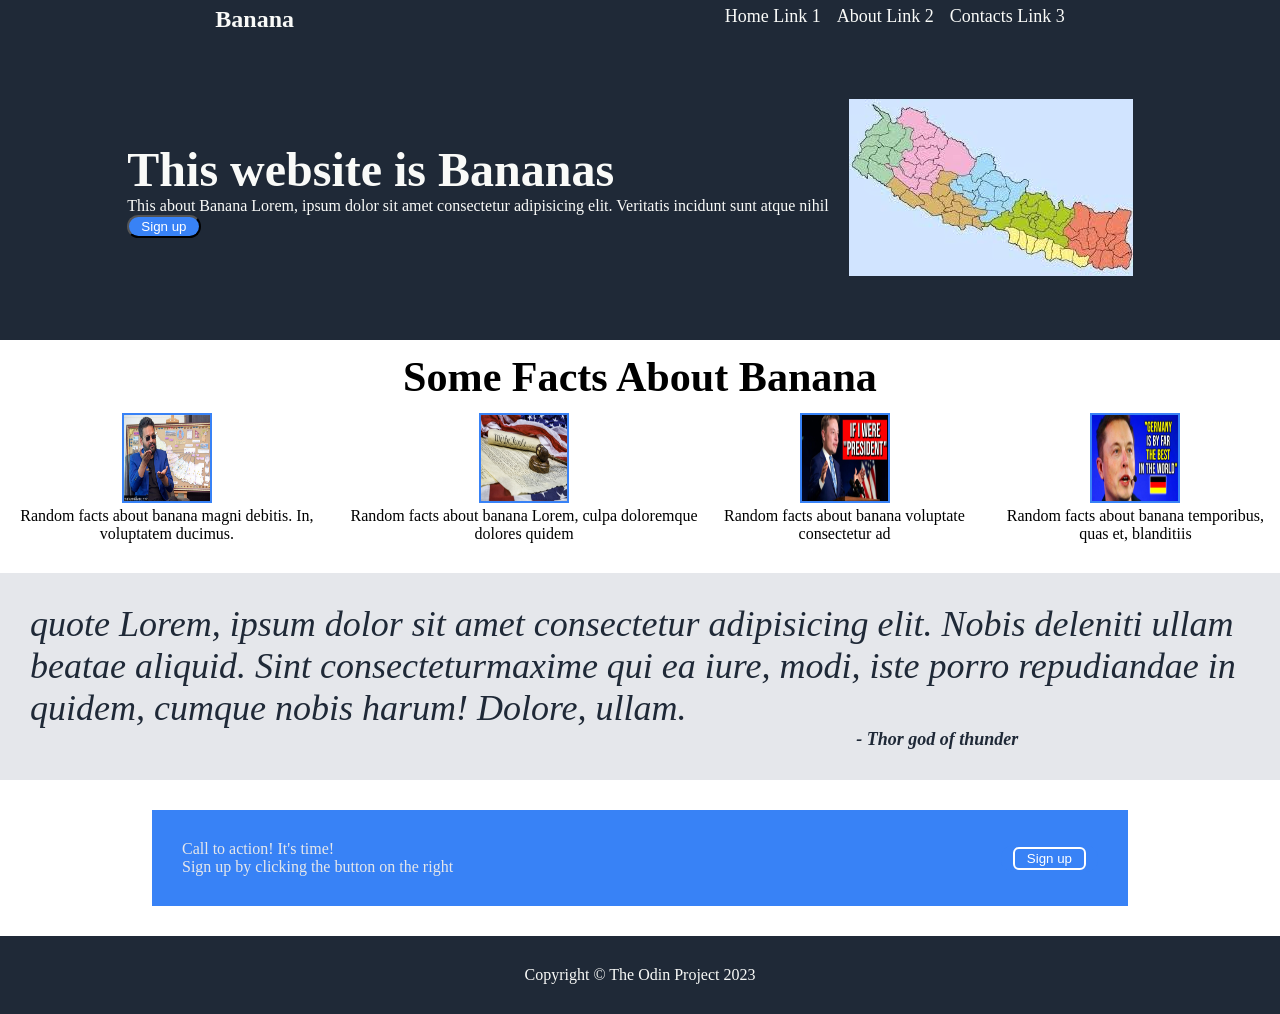
<file: index.html>
<!DOCTYPE html>
<html lang="en">
<head>
    <meta charset="UTF-8">
    <meta name="viewport" content="width=device-width, initial-scale=1.0">
    <title>Banana</title>
     <link rel="stylesheet" href="style.css">

</head>
<body>
    <div class="one">
    <div class="navbar">

<div class="logo"> Banana</div>
<ul>
<li><a href="#">Home Link 1</a></li>
<li><a href="#">About Link 2</a></li>
<li><a href="#">Contacts Link 3</a></li>
</ul>
    </div>
    <div class="main-image-Container">
    <div class="main-image">
        <h2>This website is Bananas</h2>
        <p>This about Banana Lorem, ipsum dolor sit amet consectetur
             adipisicing elit. Veritatis incidunt sunt atque nihil 
        </p>
        <button class="button">Sign up</button>
    </div>
      <div class="banana-image">
    <img src="./images/main.jpg" alt="image of banana" >
       </div>
    </div>
</div>
    <div class="two">
<div class="some">
    <h3>Some Facts About Banana</h3>
</div>
<div class="image-facts">
    <div class="image-container">
    <img src="./images/one.jpg" alt="one banana " width="90px" height="90px" >
    <p>Random facts about banana  magni debitis. In, voluptatem ducimus.</p>
     </div>

     <div class="image-container">
        <img src="./images/two.jpeg" alt="not a banana" width="90px" height="90px">
        <p>Random facts about banana Lorem, culpa doloremque  dolores quidem</p>
    </div>
    
    <div class="image-container">
        <img src="./images/three.jpg" alt="also not a Banana" width="90px" height="90px">
         <p>Random facts about banana voluptate consectetur ad </p>
    </div>
    
    <div class="image-container">
        <img src="./images/four.jpg" alt="dud not banana" width="90px" height="90px">
        <p>Random facts about banana temporibus, quas et, blanditiis</p>
     </div>
</div>

    </div>
    <div class="three">

        <p class="quote">quote Lorem, ipsum dolor sit amet consectetur adipisicing elit. 
        Nobis deleniti ullam beatae aliquid. Sint consecteturmaxime qui ea iure, modi, 
        iste porro repudiandae in quidem, cumque nobis harum! Dolore, ullam.
        </p>
        <p class="quoter">- Thor god of thunder</p>
    </div>
    <div class="four">
        <div class="four-container">
        <div class="calltext">
        <p class="callparent">
            Call to action! It's time!
        </p>
        <p class="call">Sign up by clicking the button on the right </p>
    </div>
    <div class="button">
        <button class="buttons"> Sign up</button>
    </div>
    </div>
</div>
    <footer>
        Copyright &#169 The Odin Project 2023
    </footer>
</body>
</html>
</file>
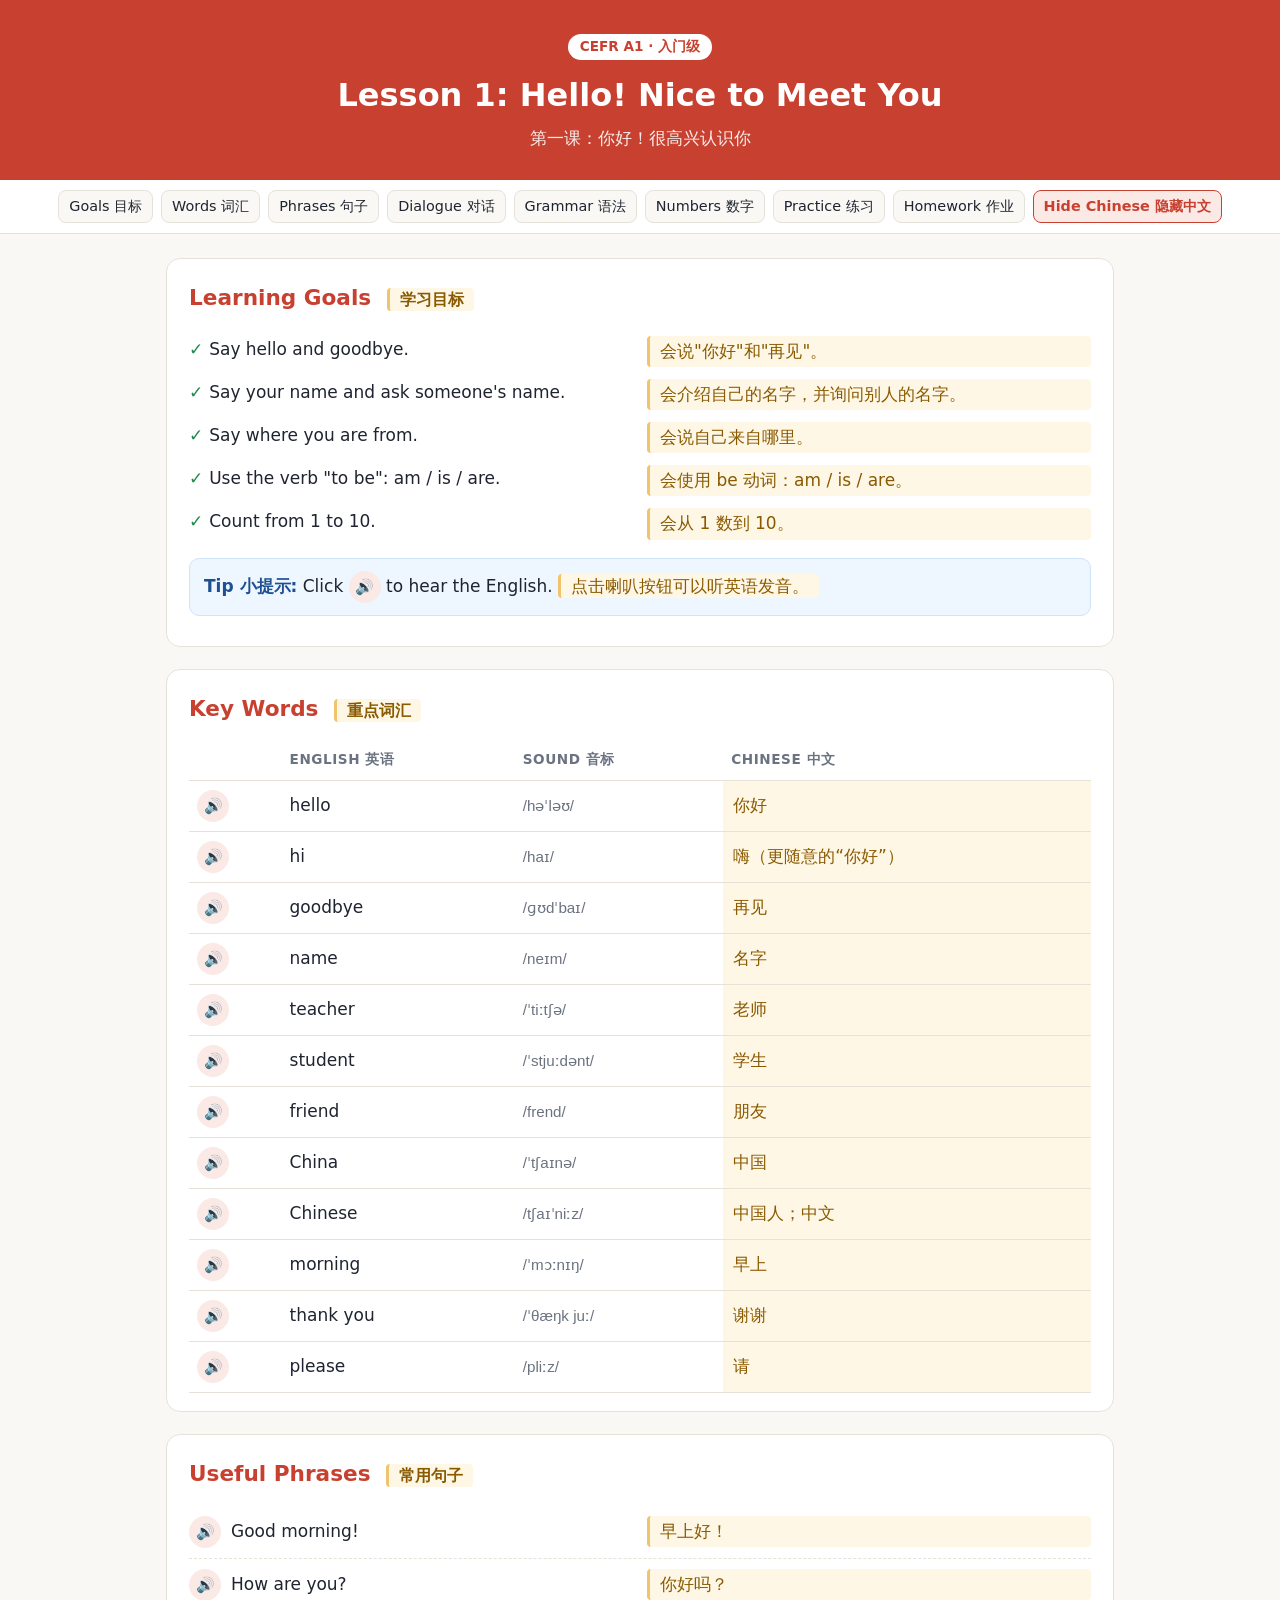
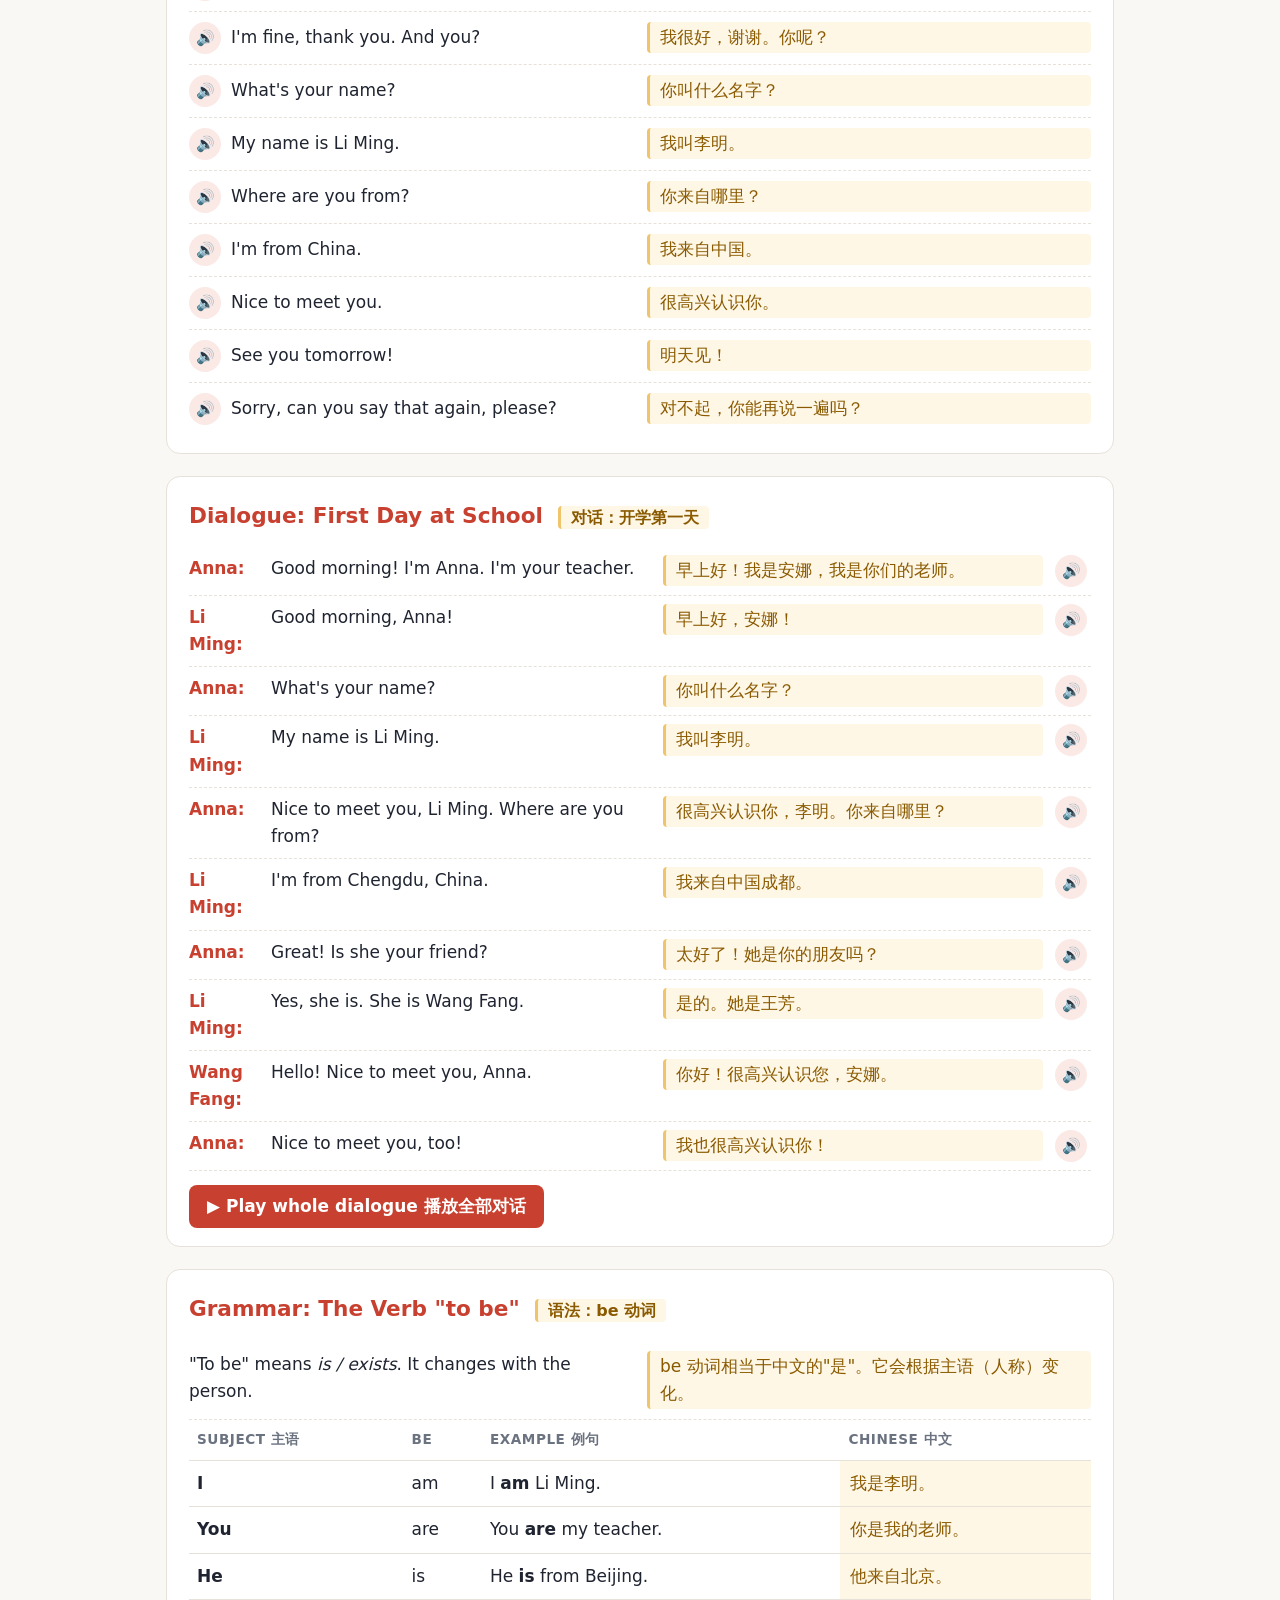
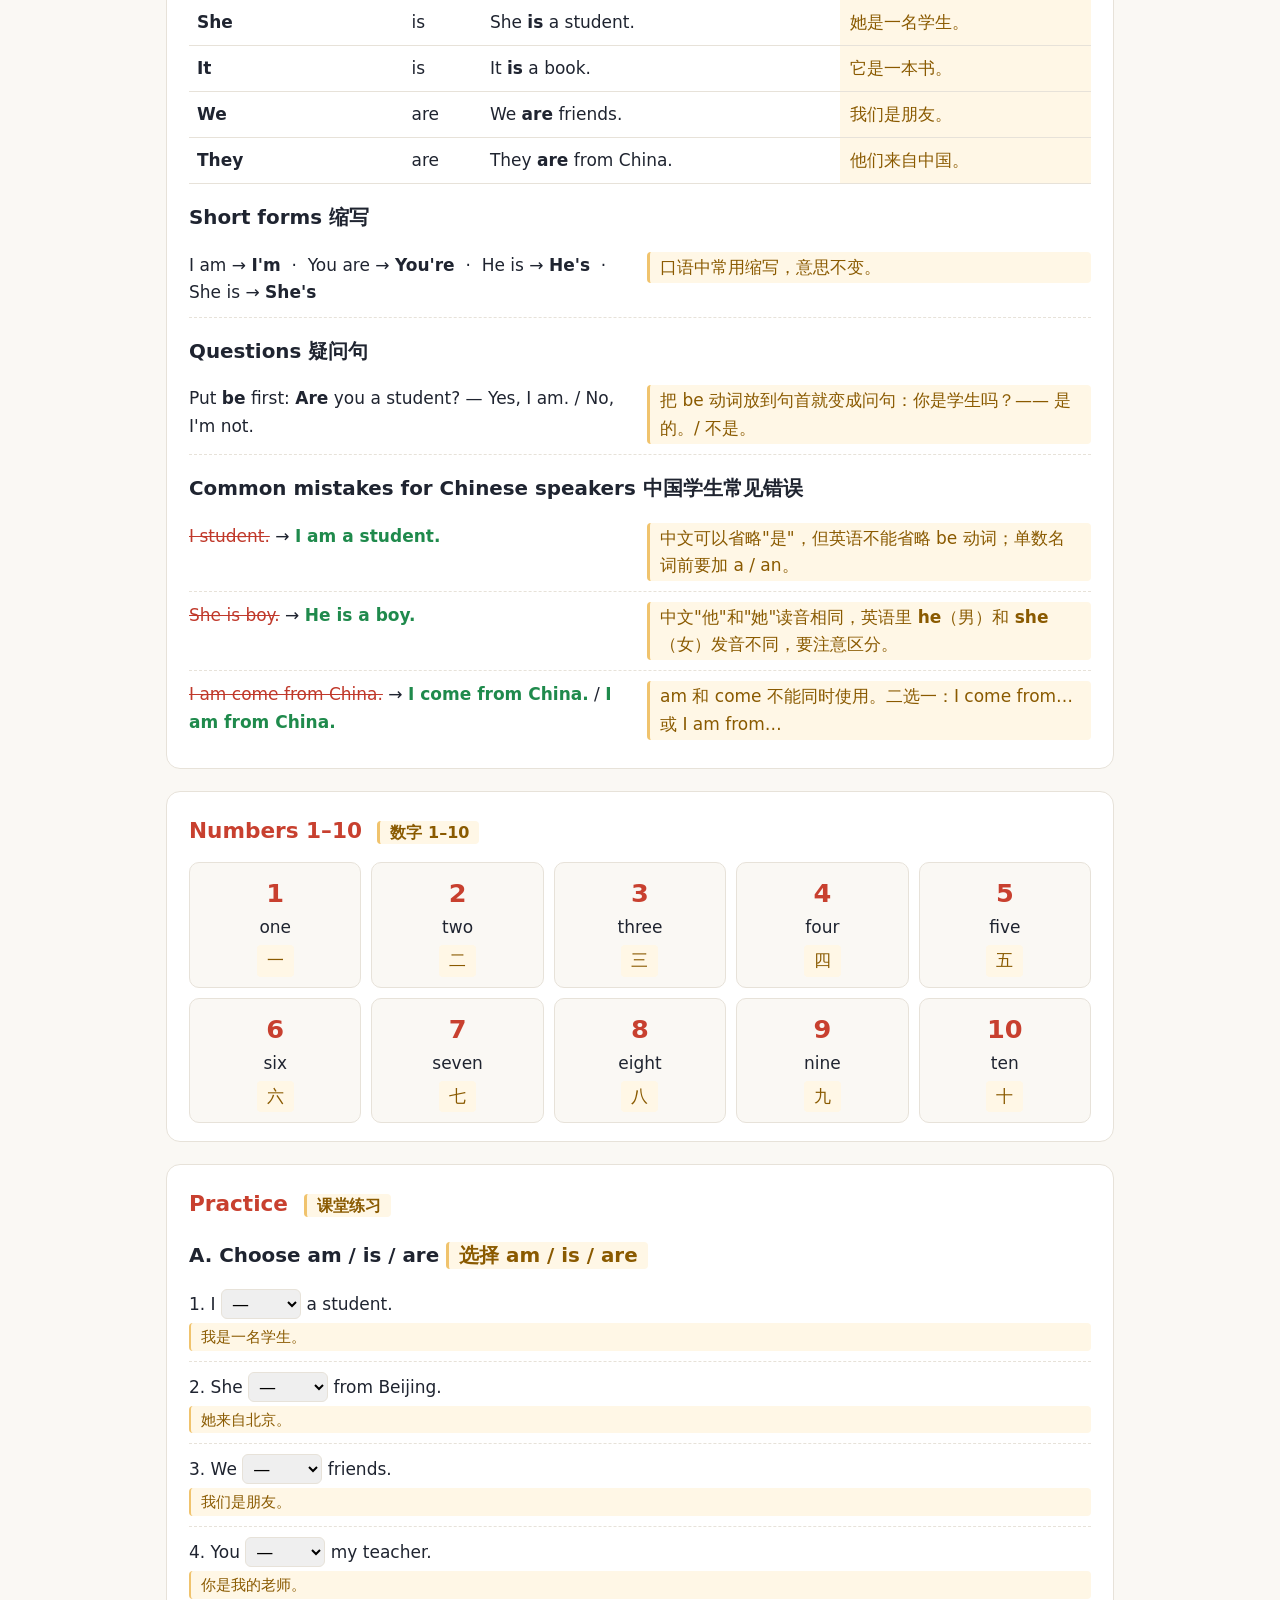
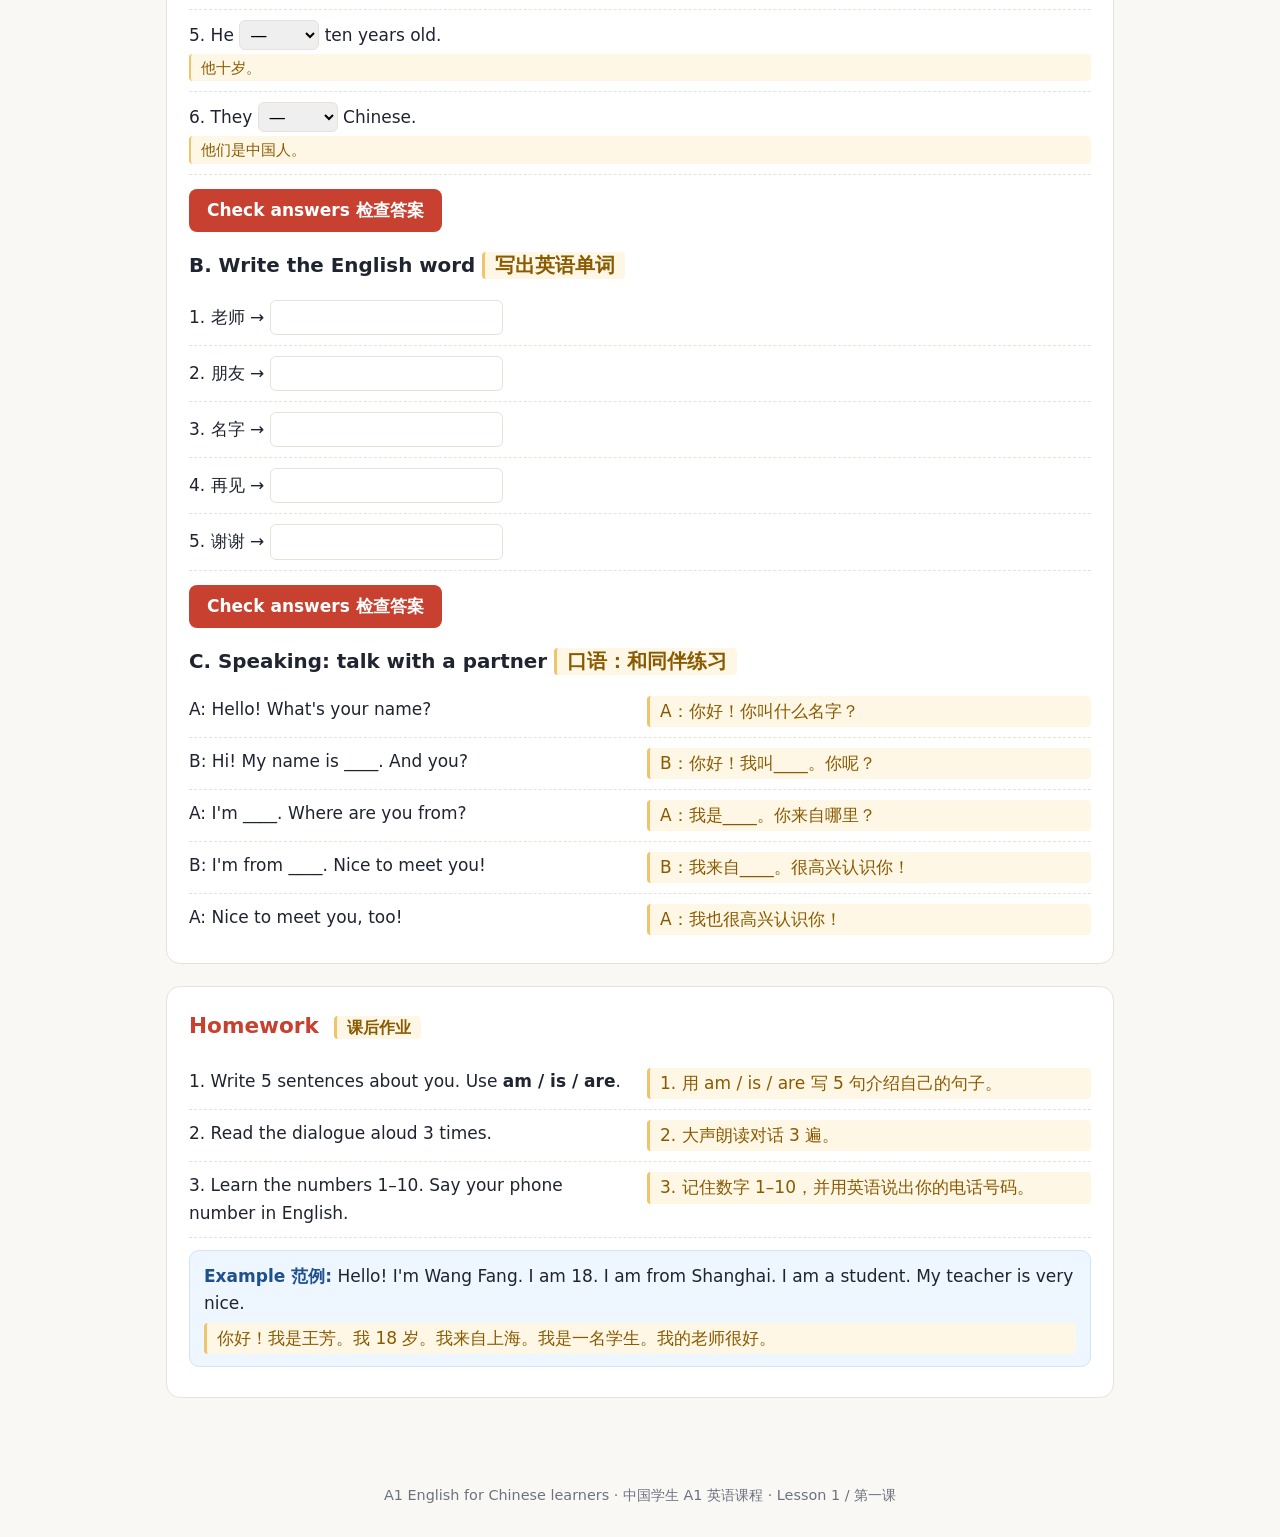
<file: english-a1.html>
<!DOCTYPE html>
<html lang="en">
<head>
<meta charset="UTF-8">
<meta name="viewport" content="width=device-width, initial-scale=1.0">
<title>A1 English · Lesson 1</title>
<style>
  :root {
    --bg: #faf8f4;
    --card: #ffffff;
    --ink: #1f2430;
    --muted: #6b7280;
    --accent: #c8402f;
    --accent-soft: #fbe9e6;
    --zh: #8a5a00;
    --zh-bg: #fff7e6;
    --line: #e7e2d9;
    --ok: #1f8a4c;
    --bad: #c0392b;
  }
  * { box-sizing: border-box; }
  body {
    margin: 0;
    background: var(--bg);
    color: var(--ink);
    font: 17px/1.6 "Segoe UI", system-ui, -apple-system, "PingFang SC", "Microsoft YaHei", sans-serif;
  }
  header {
    background: var(--accent);
    color: #fff;
    padding: 32px 16px 28px;
    text-align: center;
  }
  header h1 { margin: 0 0 4px; font-size: 2rem; }
  header p { margin: 0; opacity: .9; }
  .level {
    display: inline-block; background: #fff; color: var(--accent);
    font-weight: 700; border-radius: 999px; padding: 2px 12px; margin-bottom: 10px; font-size: .85rem;
  }
  .toolbar {
    position: sticky; top: 0; z-index: 5;
    background: var(--card); border-bottom: 1px solid var(--line);
    display: flex; flex-wrap: wrap; gap: 8px; justify-content: center;
    padding: 10px 16px;
  }
  .toolbar a, .toolbar button {
    font: inherit; font-size: .9rem; color: var(--ink); text-decoration: none;
    border: 1px solid var(--line); background: var(--bg); border-radius: 8px; padding: 4px 10px; cursor: pointer;
  }
  .toolbar button { background: var(--accent-soft); border-color: var(--accent); color: var(--accent); font-weight: 600; }
  main { max-width: 980px; margin: 0 auto; padding: 24px 16px 64px; }
  section {
    background: var(--card); border: 1px solid var(--line); border-radius: 14px;
    padding: 22px 22px 18px; margin-bottom: 22px;
  }
  h2 { margin: 0 0 14px; font-size: 1.35rem; color: var(--accent); }
  h2 .zh { font-size: 1rem; margin-left: 8px; }
  h3 { margin: 18px 0 8px; }

  /* Two-column English | Chinese rows */
  .row {
    display: grid; grid-template-columns: 1fr 1fr; gap: 14px;
    padding: 10px 0; border-bottom: 1px dashed var(--line); align-items: start;
  }
  .row:last-child { border-bottom: 0; }
  .en { font-weight: 500; }
  .zh {
    color: var(--zh); background: var(--zh-bg); border-left: 3px solid #f0c36d;
    padding: 2px 10px; border-radius: 4px;
  }
  .hide-zh .zh { visibility: hidden; }

  table { width: 100%; border-collapse: collapse; }
  th, td { text-align: left; padding: 9px 8px; border-bottom: 1px solid var(--line); vertical-align: middle; }
  th { font-size: .85rem; color: var(--muted); text-transform: uppercase; letter-spacing: .04em; }
  td.zh { border-left: 0; border-radius: 0; }
  .ipa { color: var(--muted); font-family: "Lucida Sans Unicode", "Arial Unicode MS", sans-serif; font-size: .95rem; }

  .say {
    border: 0; background: var(--accent-soft); color: var(--accent); border-radius: 50%;
    width: 32px; height: 32px; cursor: pointer; font-size: 15px; flex: none;
  }
  .say:hover { background: var(--accent); color: #fff; }

  .dialogue .line { display: grid; grid-template-columns: 70px 1fr 1fr 36px; gap: 12px; align-items: start; padding: 8px 0; border-bottom: 1px dashed var(--line); }
  .speaker { font-weight: 700; color: var(--accent); }

  .note {
    background: #eef6ff; border: 1px solid #cfe3fb; border-radius: 10px; padding: 12px 14px; margin: 12px 0;
  }
  .note strong { color: #1d4f91; }

  .grammar td:first-child { font-weight: 700; }
  .wrong { color: var(--bad); text-decoration: line-through; }
  .right { color: var(--ok); font-weight: 600; }

  .q { padding: 10px 0; border-bottom: 1px dashed var(--line); }
  .q select, .q input {
    font: inherit; padding: 3px 6px; border: 1px solid var(--line); border-radius: 6px; min-width: 80px;
  }
  .q .zh { display: block; margin-top: 4px; font-size: .92rem; border-left-width: 2px; }
  .q.correct select, .q.correct input { border-color: var(--ok); background: #e9f7ef; }
  .q.incorrect select, .q.incorrect input { border-color: var(--bad); background: #fdecea; }
  .check {
    margin-top: 14px; font: inherit; font-weight: 600; background: var(--accent); color: #fff;
    border: 0; border-radius: 8px; padding: 8px 18px; cursor: pointer;
  }
  .score { margin-left: 12px; font-weight: 600; }

  .numbers { display: grid; grid-template-columns: repeat(5, 1fr); gap: 10px; }
  .num {
    border: 1px solid var(--line); border-radius: 10px; padding: 10px; text-align: center; cursor: pointer; background: var(--bg);
  }
  .num:hover { border-color: var(--accent); }
  .num b { display: block; font-size: 1.6rem; color: var(--accent); }
  .num .zh { display: inline-block; margin-top: 4px; border-left: 0; }

  ul.goals { margin: 0; padding: 0; list-style: none; }
  ul.goals li { display: grid; grid-template-columns: 1fr 1fr; gap: 14px; padding: 6px 0; }
  ul.goals li .en::before { content: "✓ "; color: var(--ok); font-weight: 700; }

  footer { text-align: center; color: var(--muted); font-size: .9rem; padding-bottom: 30px; }

  @media (max-width: 640px) {
    .row, ul.goals li { grid-template-columns: 1fr; gap: 4px; }
    .dialogue .line { grid-template-columns: 52px 1fr 32px; }
    .dialogue .line .zh { grid-column: 2 / 3; }
    .numbers { grid-template-columns: repeat(2, 1fr); }
    .hide-col { display: none; }
    section { padding: 18px 14px; }
  }
  @media print {
    .toolbar, .say, .check { display: none; }
    section { break-inside: avoid; }
  }
</style>
</head>
<body>

<header>
  <span class="level">CEFR A1 · 入门级</span>
  <h1>Lesson 1: Hello! Nice to Meet You</h1>
  <p>第一课：你好！很高兴认识你</p>
</header>

<nav class="toolbar">
  <a href="#goals">Goals 目标</a>
  <a href="#vocab">Words 词汇</a>
  <a href="#phrases">Phrases 句子</a>
  <a href="#dialogue">Dialogue 对话</a>
  <a href="#grammar">Grammar 语法</a>
  <a href="#numbers">Numbers 数字</a>
  <a href="#practice">Practice 练习</a>
  <a href="#homework">Homework 作业</a>
  <button id="toggleZh" type="button">Hide Chinese 隐藏中文</button>
</nav>

<main id="lesson">

  <!-- 1. GOALS -->
  <section id="goals">
    <h2>Learning Goals <span class="zh">学习目标</span></h2>
    <ul class="goals">
      <li><span class="en">Say hello and goodbye.</span><span class="zh">会说"你好"和"再见"。</span></li>
      <li><span class="en">Say your name and ask someone's name.</span><span class="zh">会介绍自己的名字，并询问别人的名字。</span></li>
      <li><span class="en">Say where you are from.</span><span class="zh">会说自己来自哪里。</span></li>
      <li><span class="en">Use the verb "to be": am / is / are.</span><span class="zh">会使用 be 动词：am / is / are。</span></li>
      <li><span class="en">Count from 1 to 10.</span><span class="zh">会从 1 数到 10。</span></li>
    </ul>
    <div class="note">
      <strong>Tip 小提示:</strong> Click <button class="say" type="button" aria-label="example" onclick="speak('Hello!')">🔊</button> to hear the English.
      <span class="zh">点击喇叭按钮可以听英语发音。</span>
    </div>
  </section>

  <!-- 2. VOCABULARY -->
  <section id="vocab">
    <h2>Key Words <span class="zh">重点词汇</span></h2>
    <table>
      <thead>
        <tr><th></th><th>English 英语</th><th class="hide-col">Sound 音标</th><th>Chinese 中文</th></tr>
      </thead>
      <tbody id="vocabBody"></tbody>
    </table>
  </section>

  <!-- 3. PHRASES -->
  <section id="phrases">
    <h2>Useful Phrases <span class="zh">常用句子</span></h2>
    <div id="phraseList"></div>
  </section>

  <!-- 4. DIALOGUE -->
  <section id="dialogue" class="dialogue">
    <h2>Dialogue: First Day at School <span class="zh">对话：开学第一天</span></h2>
    <div id="dialogueLines"></div>
    <button class="check" type="button" onclick="playDialogue()">▶ Play whole dialogue 播放全部对话</button>
  </section>

  <!-- 5. GRAMMAR -->
  <section id="grammar" class="grammar">
    <h2>Grammar: The Verb "to be" <span class="zh">语法：be 动词</span></h2>
    <div class="row">
      <div class="en">"To be" means <em>is / exists</em>. It changes with the person.</div>
      <div class="zh">be 动词相当于中文的"是"。它会根据主语（人称）变化。</div>
    </div>

    <table>
      <thead><tr><th>Subject 主语</th><th>be</th><th>Example 例句</th><th>Chinese 中文</th></tr></thead>
      <tbody>
        <tr><td>I</td><td>am</td><td>I <b>am</b> Li Ming.</td><td class="zh">我是李明。</td></tr>
        <tr><td>You</td><td>are</td><td>You <b>are</b> my teacher.</td><td class="zh">你是我的老师。</td></tr>
        <tr><td>He</td><td>is</td><td>He <b>is</b> from Beijing.</td><td class="zh">他来自北京。</td></tr>
        <tr><td>She</td><td>is</td><td>She <b>is</b> a student.</td><td class="zh">她是一名学生。</td></tr>
        <tr><td>It</td><td>is</td><td>It <b>is</b> a book.</td><td class="zh">它是一本书。</td></tr>
        <tr><td>We</td><td>are</td><td>We <b>are</b> friends.</td><td class="zh">我们是朋友。</td></tr>
        <tr><td>They</td><td>are</td><td>They <b>are</b> from China.</td><td class="zh">他们来自中国。</td></tr>
      </tbody>
    </table>

    <h3>Short forms 缩写</h3>
    <div class="row"><div class="en">I am → <b>I'm</b> &nbsp;·&nbsp; You are → <b>You're</b> &nbsp;·&nbsp; He is → <b>He's</b> &nbsp;·&nbsp; She is → <b>She's</b></div><div class="zh">口语中常用缩写，意思不变。</div></div>

    <h3>Questions 疑问句</h3>
    <div class="row"><div class="en">Put <b>be</b> first: <b>Are</b> you a student? — Yes, I am. / No, I'm not.</div><div class="zh">把 be 动词放到句首就变成问句：你是学生吗？—— 是的。/ 不是。</div></div>

    <h3>Common mistakes for Chinese speakers 中国学生常见错误</h3>
    <div class="row">
      <div class="en"><span class="wrong">I student.</span> → <span class="right">I am a student.</span></div>
      <div class="zh">中文可以省略"是"，但英语不能省略 be 动词；单数名词前要加 a / an。</div>
    </div>
    <div class="row">
      <div class="en"><span class="wrong">She is boy.</span> → <span class="right">He is a boy.</span></div>
      <div class="zh">中文"他"和"她"读音相同，英语里 <b>he</b>（男）和 <b>she</b>（女）发音不同，要注意区分。</div>
    </div>
    <div class="row">
      <div class="en"><span class="wrong">I am come from China.</span> → <span class="right">I come from China.</span> / <span class="right">I am from China.</span></div>
      <div class="zh">am 和 come 不能同时使用。二选一：I come from… 或 I am from…</div>
    </div>
  </section>

  <!-- 6. NUMBERS -->
  <section id="numbers">
    <h2>Numbers 1–10 <span class="zh">数字 1–10</span></h2>
    <div class="numbers" id="numberGrid"></div>
  </section>

  <!-- 7. PRACTICE -->
  <section id="practice">
    <h2>Practice <span class="zh">课堂练习</span></h2>

    <h3>A. Choose am / is / are <span class="zh">选择 am / is / are</span></h3>
    <div id="quizA"></div>
    <button class="check" type="button" onclick="checkQuiz('quizA')">Check answers 检查答案</button><span class="score" id="quizA-score"></span>

    <h3>B. Write the English word <span class="zh">写出英语单词</span></h3>
    <div id="quizB"></div>
    <button class="check" type="button" onclick="checkQuiz('quizB')">Check answers 检查答案</button><span class="score" id="quizB-score"></span>

    <h3>C. Speaking: talk with a partner <span class="zh">口语：和同伴练习</span></h3>
    <div class="row"><div class="en">A: Hello! What's your name?</div><div class="zh">A：你好！你叫什么名字？</div></div>
    <div class="row"><div class="en">B: Hi! My name is ____. And you?</div><div class="zh">B：你好！我叫____。你呢？</div></div>
    <div class="row"><div class="en">A: I'm ____. Where are you from?</div><div class="zh">A：我是____。你来自哪里？</div></div>
    <div class="row"><div class="en">B: I'm from ____. Nice to meet you!</div><div class="zh">B：我来自____。很高兴认识你！</div></div>
    <div class="row"><div class="en">A: Nice to meet you, too!</div><div class="zh">A：我也很高兴认识你！</div></div>
  </section>

  <!-- 8. HOMEWORK -->
  <section id="homework">
    <h2>Homework <span class="zh">课后作业</span></h2>
    <div class="row"><div class="en">1. Write 5 sentences about you. Use <b>am / is / are</b>.</div><div class="zh">1. 用 am / is / are 写 5 句介绍自己的句子。</div></div>
    <div class="row"><div class="en">2. Read the dialogue aloud 3 times.</div><div class="zh">2. 大声朗读对话 3 遍。</div></div>
    <div class="row"><div class="en">3. Learn the numbers 1–10. Say your phone number in English.</div><div class="zh">3. 记住数字 1–10，并用英语说出你的电话号码。</div></div>
    <div class="note">
      <strong>Example 范例:</strong> Hello! I'm Wang Fang. I am 18. I am from Shanghai. I am a student. My teacher is very nice.
      <span class="zh" style="display:block;margin-top:6px">你好！我是王芳。我 18 岁。我来自上海。我是一名学生。我的老师很好。</span>
    </div>
  </section>
</main>

<footer>A1 English for Chinese learners · 中国学生 A1 英语课程 · Lesson 1 / 第一课</footer>

<script>
  // ---------- Data ----------
  const vocab = [
    ["hello", "/həˈləʊ/", "你好"],
    ["hi", "/haɪ/", "嗨（更随意的“你好”）"],
    ["goodbye", "/ɡʊdˈbaɪ/", "再见"],
    ["name", "/neɪm/", "名字"],
    ["teacher", "/ˈtiːtʃə/", "老师"],
    ["student", "/ˈstjuːdənt/", "学生"],
    ["friend", "/frend/", "朋友"],
    ["China", "/ˈtʃaɪnə/", "中国"],
    ["Chinese", "/tʃaɪˈniːz/", "中国人；中文"],
    ["morning", "/ˈmɔːnɪŋ/", "早上"],
    ["thank you", "/ˈθæŋk juː/", "谢谢"],
    ["please", "/pliːz/", "请"],
  ];

  const phrases = [
    ["Good morning!", "早上好！"],
    ["How are you?", "你好吗？"],
    ["I'm fine, thank you. And you?", "我很好，谢谢。你呢？"],
    ["What's your name?", "你叫什么名字？"],
    ["My name is Li Ming.", "我叫李明。"],
    ["Where are you from?", "你来自哪里？"],
    ["I'm from China.", "我来自中国。"],
    ["Nice to meet you.", "很高兴认识你。"],
    ["See you tomorrow!", "明天见！"],
    ["Sorry, can you say that again, please?", "对不起，你能再说一遍吗？"],
  ];

  const dialogue = [
    ["Anna", "Good morning! I'm Anna. I'm your teacher.", "早上好！我是安娜，我是你们的老师。"],
    ["Li Ming", "Good morning, Anna!", "早上好，安娜！"],
    ["Anna", "What's your name?", "你叫什么名字？"],
    ["Li Ming", "My name is Li Ming.", "我叫李明。"],
    ["Anna", "Nice to meet you, Li Ming. Where are you from?", "很高兴认识你，李明。你来自哪里？"],
    ["Li Ming", "I'm from Chengdu, China.", "我来自中国成都。"],
    ["Anna", "Great! Is she your friend?", "太好了！她是你的朋友吗？"],
    ["Li Ming", "Yes, she is. She is Wang Fang.", "是的。她是王芳。"],
    ["Wang Fang", "Hello! Nice to meet you, Anna.", "你好！很高兴认识您，安娜。"],
    ["Anna", "Nice to meet you, too!", "我也很高兴认识你！"],
  ];

  const numbers = [
    [1, "one", "一"], [2, "two", "二"], [3, "three", "三"], [4, "four", "四"], [5, "five", "五"],
    [6, "six", "六"], [7, "seven", "七"], [8, "eight", "八"], [9, "nine", "九"], [10, "ten", "十"],
  ];

  const quizA = [
    ["I", "a student.", "am", "我是一名学生。"],
    ["She", "from Beijing.", "is", "她来自北京。"],
    ["We", "friends.", "are", "我们是朋友。"],
    ["You", "my teacher.", "are", "你是我的老师。"],
    ["He", "ten years old.", "is", "他十岁。"],
    ["They", "Chinese.", "are", "他们是中国人。"],
  ];

  const quizB = [
    ["老师", "teacher"],
    ["朋友", "friend"],
    ["名字", "name"],
    ["再见", "goodbye"],
    ["谢谢", "thank you"],
  ];

  // ---------- Speech ----------
  function speak(text) {
    if (!("speechSynthesis" in window)) return;
    speechSynthesis.cancel();
    const u = new SpeechSynthesisUtterance(text);
    u.lang = "en-GB";
    u.rate = 0.85;
    speechSynthesis.speak(u);
  }
  function playDialogue() {
    if (!("speechSynthesis" in window)) return;
    speechSynthesis.cancel();
    dialogue.forEach(([, en]) => {
      const u = new SpeechSynthesisUtterance(en);
      u.lang = "en-GB"; u.rate = 0.85;
      speechSynthesis.speak(u);
    });
  }
  const sayBtn = (text) => {
    const b = document.createElement("button");
    b.className = "say"; b.type = "button"; b.textContent = "🔊";
    b.setAttribute("aria-label", "Listen: " + text);
    b.onclick = () => speak(text);
    return b;
  };
  const el = (tag, cls, text) => {
    const e = document.createElement(tag);
    if (cls) e.className = cls;
    if (text !== undefined) e.textContent = text;
    return e;
  };

  // ---------- Render ----------
  const vb = document.getElementById("vocabBody");
  vocab.forEach(([en, ipa, zh]) => {
    const tr = el("tr");
    const td0 = el("td"); td0.appendChild(sayBtn(en));
    tr.append(td0, el("td", "en", en), el("td", "ipa hide-col", ipa), el("td", "zh", zh));
    vb.appendChild(tr);
  });

  const pl = document.getElementById("phraseList");
  phrases.forEach(([en, zh]) => {
    const row = el("div", "row");
    const left = el("div", "en");
    left.style.display = "flex"; left.style.gap = "10px"; left.style.alignItems = "center";
    left.append(sayBtn(en), el("span", "", en));
    row.append(left, el("div", "zh", zh));
    pl.appendChild(row);
  });

  const dl = document.getElementById("dialogueLines");
  dialogue.forEach(([who, en, zh]) => {
    const line = el("div", "line");
    line.append(el("div", "speaker", who + ":"), el("div", "en", en), el("div", "zh", zh), sayBtn(en));
    dl.appendChild(line);
  });

  const ng = document.getElementById("numberGrid");
  numbers.forEach(([n, en, zh]) => {
    const d = el("div", "num");
    d.tabIndex = 0;
    d.append(el("b", "", n), el("div", "en", en), el("span", "zh", zh));
    d.onclick = () => speak(en);
    d.onkeydown = (e) => { if (e.key === "Enter" || e.key === " ") { e.preventDefault(); speak(en); } };
    ng.appendChild(d);
  });

  const qa = document.getElementById("quizA");
  quizA.forEach(([subj, rest, ans, zh], i) => {
    const q = el("div", "q");
    q.dataset.answer = ans;
    const sel = document.createElement("select");
    ["—", "am", "is", "are"].forEach(o => { const op = el("option", "", o); op.value = o === "—" ? "" : o; sel.appendChild(op); });
    q.append(el("span", "", `${i + 1}. ${subj} `), sel, el("span", "", " " + rest), el("span", "zh", zh));
    qa.appendChild(q);
  });

  const qb = document.getElementById("quizB");
  quizB.forEach(([zh, ans], i) => {
    const q = el("div", "q");
    q.dataset.answer = ans;
    const inp = document.createElement("input");
    inp.type = "text"; inp.autocomplete = "off"; inp.spellcheck = false;
    inp.setAttribute("aria-label", zh);
    q.append(el("span", "", `${i + 1}. ${zh} → `), inp);
    qb.appendChild(q);
  });

  function checkQuiz(id) {
    const qs = document.querySelectorAll(`#${id} .q`);
    let right = 0;
    qs.forEach(q => {
      const field = q.querySelector("select, input");
      const val = field.value.trim().toLowerCase().replace(/\s+/g, " ");
      const ok = val === q.dataset.answer;
      q.classList.toggle("correct", ok);
      q.classList.toggle("incorrect", !ok);
      if (ok) right++;
    });
    const msg = right === qs.length ? " 🎉 Excellent! 太棒了！" : " Try again! 再试一次！";
    document.getElementById(id + "-score").textContent = `${right} / ${qs.length}` + msg;
  }

  // ---------- Toggle Chinese ----------
  const btn = document.getElementById("toggleZh");
  btn.onclick = () => {
    const hidden = document.body.classList.toggle("hide-zh");
    btn.textContent = hidden ? "Show Chinese 显示中文" : "Hide Chinese 隐藏中文";
  };
</script>
</body>
</html>
</file>
<file: style.css>
/*CSS are divided into four parts and footer */

*{
    margin: 0;
    padding: 0;
    box-sizing: border-box;
}

/*CSS for part-one */
.one, footer{
  background-color: #1F2937;  
  color: #F9FAF8;

}


.navbar{
    display: flex;
    justify-content: space-around;
}


ul{
    list-style: none;
    display: flex;
    gap: 16px;
    padding: 6px 12px;
}


li a{
    text-decoration: none;
    color: #F9FAF8;
    font-size: 18px;
}


.logo{
    padding: 6px 12px;
    font-size: 24px;
    color: #F9FAF8;
    font-weight: 900;
}


.main-image h2{
    font-size: 48px;
    font-weight: bolder;
}

.main-image-Container{
    padding: 60px;
    display: flex;
    justify-content: center;
    align-items: center;
}
.button{
    background-color: #3882f6;
    color: white;
    padding: 2px 12px;
    border-radius: 12px;
}

.banana-image{
    padding: 0 20px;
}
/*CSS for part-two */
 

.some{
    text-align: center;
    padding: 12px;
    font-size:36px ;
    font-weight: bolder;
}

.image-facts{
    display: flex;
    gap: 12px;
    justify-content: center;
    text-align: center;
    gap: 16px;
}
.image-Container{
   padding: 20px;

}
.two{
    margin-bottom: 30px;
}

.two img{
    border: 2px solid #3882f6;
    box-shadow: #1F2937;
}
/*CSS for part-three */


.three{

    background-color: #e5e7eb;
    font-size: 36px;
    font-style: italic;
    color: #1F2937;
    padding: 30px;
}
.three .quoter{
    font-size: 18px;
    text-align: right;
    font-weight: bolder;
    margin-right: 19%;

}


/*CSS for part-three */

.four{
    background-color:white;
    color: #e5e7eb;
    padding: 30px;
    display: flex;
    justify-content: center;
    align-items: center;

}

.four-container{
    background-color: #3882f6;
    width: 80%;
    padding: 30px;
    display: flex;
    justify-content: space-between;
    align-items: center;
}

.four-container .buttons{
    background-color: #3882f6;
    color: white;
}
.buttons{
    background-color: #3882f6;
    border: 2px solid white;
    padding: 2px 12px;
    border-radius: 6px;
}

footer{
    padding: 30px;
    display: flex;
    justify-content: center;
    align-items: center;
}

body{
    display: flex;
    flex-direction: column;
    justify-content: space-between;
}
</file>
